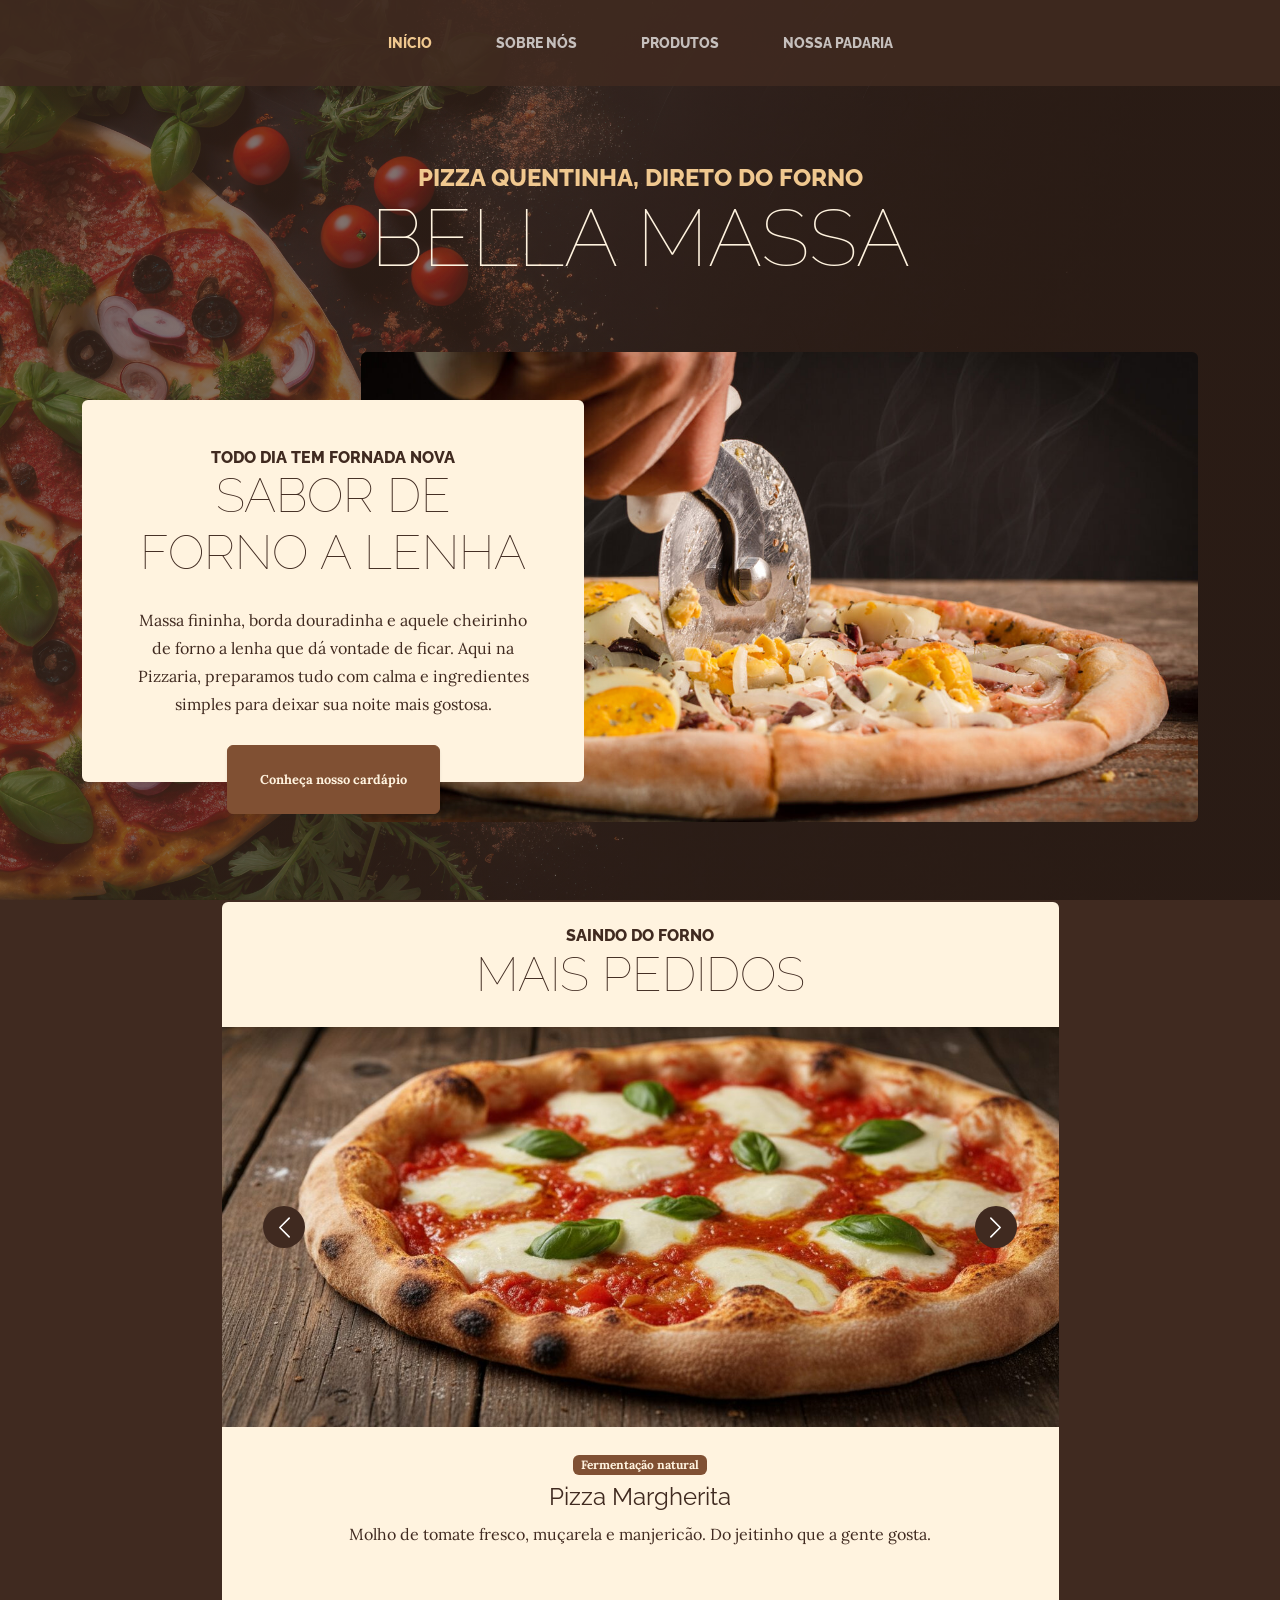
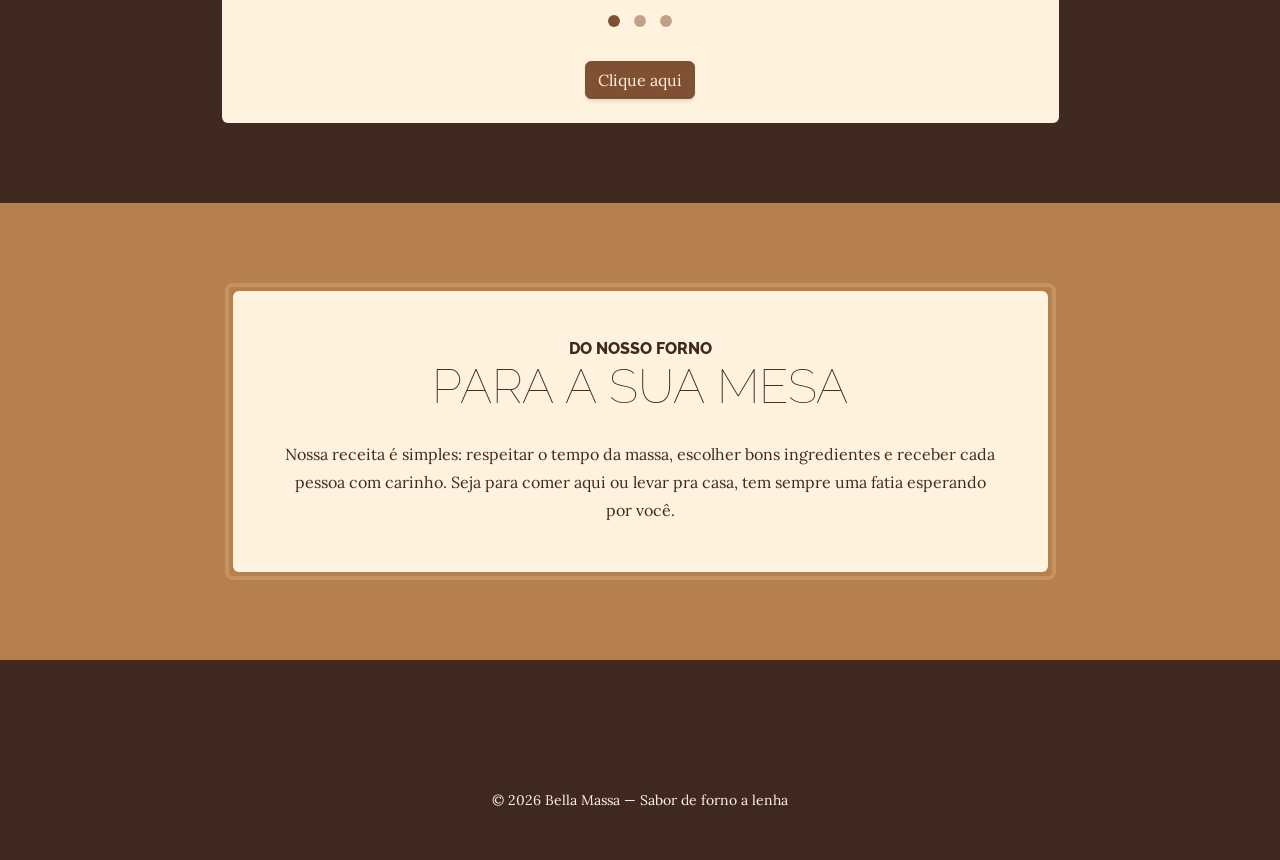
<file: index.html>
<!DOCTYPE html>
<html lang="pt-BR" role="main">
<!DOCTYPE html>
<html lang="pt-BR">

<head>
    <meta charset="UTF-8">
    <meta name="viewport" content="width=device-width, initial-scale=1.0">
    <title>Bella Massa | Pizzaria Artesanal</title>
    <meta name="description"
        content="Conheça a Bella Massa, pizzaria artesanal com pizzas, calzones e sabores preparados com ingredientes selecionados.">
    <link rel="icon" type="image/svg+xml" href="assets/favicon.svg">
    <link rel="stylesheet" href="css/fonts.css">
    <link rel="stylesheet" href="css/styles.css">
</head>

<body>

    <body>
        <a class="visually-hidden-focusable p-3 bg-faded d-inline-block" href="#conteudo">Pular para o conteúdo</a>
        <nav class="navbar navbar-expand-lg navbar-dark py-lg-4" id="mainNav">
            <div class="container">
                <a class="navbar-brand text-uppercase fw-bold d-lg-none" href="index.html">Bella Massa</a>
                <button class="navbar-toggler" type="button" data-bs-toggle="collapse"
                    data-bs-target="#navbarSupportedContent" aria-controls="navbarSupportedContent"
                    aria-expanded="false" aria-label="Abrir ou fechar menu"><span
                        class="navbar-toggler-icon"></span></button>
                <div class="collapse navbar-collapse" id="navbarSupportedContent">
                    <ul class="navbar-nav mx-auto">
                        <li class="nav-item px-lg-4 active"><a class="nav-link text-uppercase" href="index.html"
                                aria-current="page">Início</a></li>
                        <li class="nav-item px-lg-4"><a class="nav-link text-uppercase" href="about.html">Sobre nós</a>
                        </li>
                        <li class="nav-item px-lg-4"><a class="nav-link text-uppercase"
                                href="products.html">Produtos</a></li>
                        <li class="nav-item px-lg-4"><a class="nav-link text-uppercase" href="store.html">Nossa
                                padaria</a></li>
                    </ul>
                </div>
            </div>
        </nav>
        <div>
            <h1 class="site-heading text-center text-faded d-none d-lg-block">
                <span class="site-heading-upper text-primary mb-3">Pizza quentinha, direto do forno</span>
                <span class="site-heading-lower">Bella Massa</span>
            </h1>
        </div>
        <div id="conteudo">
            <div class="page-section clearfix">
                <div class="container">
                    <div class="intro">
                        <img class="intro-img img-fluid mb-2 mb-lg-0 rounded" src="assets/img/intro.jpg"
                            alt="Pizza artesanal recém-assada" />
                        <div class="intro-text left-0 text-center bg-faded p-5 rounded">
                            <h5 class="section-heading mb-4">
                                <span class="section-heading-upper">Todo dia tem fornada nova</span>
                                <span class="section-heading-lower">Sabor de forno a lenha</span>
                            </h5>
                            <p class="mb-3">Massa fininha, borda douradinha e aquele cheirinho de forno a lenha que dá
                                vontade de ficar. Aqui na Pizzaria, preparamos tudo com calma e ingredientes simples
                                para deixar sua noite mais gostosa.</p>
                            <div class="intro-button mx-auto"><a class="btn btn-primary btn-xl"
                                    href="products.html">Conheça nosso cardápio</a></div>
                        </div>
                    </div>
                </div>
            </div>
            <div class="page-section">
                <div class="container">
                    <div class="col-xl-9 mx-auto bg-faded rounded overflow-hidden">
                        <h6 class="section-heading text-center p-4 mb-0">
                            <span class="section-heading-upper">Saindo do forno</span>
                            <span class="section-heading-lower">Mais Pedidos</span>
                        </h6>
                        <div id="carrosselPadaria" class="carousel slide" data-bs-interval="false" role="region"
                            aria-roledescription="carrossel" aria-label="Produtos favoritos">
                            <div class="carousel-inner" aria-live="polite">
                                <div class="carousel-item active" role="group" aria-roledescription="slide"
                                    aria-label="1 de 3">
                                    <img src="assets/img/products-01.jpg" class="d-block w-100 foto-carrossel"
                                        alt="Pão de fermentação natural com fatias sobre uma tábua" width="1536"
                                        height="1024" loading="lazy" />
                                    <div class="legenda-carrossel text-center p-4">
                                        <span class="badge bg-primary mb-2">Fermentação natural</span>
                                        <h3 class="h4">Pizza Margherita</h3>
                                        <p class="mb-0">Molho de tomate fresco, muçarela e manjericão. Do jeitinho que a
                                            gente gosta.</p>
                                    </div>
                                </div>
                                <div class="carousel-item" role="group" aria-roledescription="slide"
                                    aria-label="2 de 3">
                                    <img src="assets/img/products-02.jpg" class="d-block w-100 foto-carrossel"
                                        alt="Croissants dourados em uma bandeja de madeira" width="1536" height="1024"
                                        loading="lazy" />
                                    <div class="legenda-carrossel text-center p-4">
                                        <span class="badge bg-primary mb-2">Feito aqui</span>
                                        <h3 class="h4">Calzone recheado</h3>
                                        <p class="mb-0">Massa dobrada e recheada, assada até ficar bem crocante por
                                            fora.</p>
                                    </div>
                                </div>
                                <div class="carousel-item" role="group" aria-roledescription="slide"
                                    aria-label="3 de 3">
                                    <img src="assets/img/products-03.jpg" class="d-block w-100 foto-carrossel"
                                        alt="Bolo caseiro de laranja com uma fatia e uma xícara de café" width="1536"
                                        height="1024" loading="lazy" />
                                    <div class="legenda-carrossel text-center p-4">
                                        <span class="badge bg-primary mb-2">Receita da casa</span>
                                        <h3 class="h4">Pizza doce de banana</h3>
                                        <p class="mb-0">Banana, canela e um toque de doce de leite. Combinação perfeita!
                                        </p>
                                    </div>
                                </div>
                            </div>
                            <button class="carousel-control-prev" type="button" data-bs-target="#carrosselPadaria"
                                data-bs-slide="prev">
                                <span class="carousel-control-prev-icon" aria-hidden="true"></span>
                                <span class="visually-hidden">Produto anterior</span>
                            </button>
                            <button class="carousel-control-next" type="button" data-bs-target="#carrosselPadaria"
                                data-bs-slide="next">
                                <span class="carousel-control-next-icon" aria-hidden="true"></span>
                                <span class="visually-hidden">Próximo produto</span>
                            </button>
                            <div class="carousel-indicators">
                                <button type="button" data-bs-target="#carrosselPadaria" data-bs-slide-to="0"
                                    class="active" aria-current="true" aria-label="Mostrar pão rústico"></button>
                                <button type="button" data-bs-target="#carrosselPadaria" data-bs-slide-to="1"
                                    aria-label="Mostrar croissant"></button>
                                <button type="button" data-bs-target="#carrosselPadaria" data-bs-slide-to="2"
                                    aria-label="Mostrar bolo de laranja"></button>
                            </div>
                        </div>
                        <div class="text-center pb-4"><a class="btn btn-primary" href="products.html">Clique aqui</a>
                        </div>
                    </div>
                </div>
            </div>
            <div class="page-section cta">
                <div class="container">
                    <div class="row">
                        <div class="col-xl-9 mx-auto">
                            <div class="cta-inner bg-faded text-center rounded">
                                <h2 class="section-heading mb-4">
                                    <span class="section-heading-upper">Do nosso forno</span>
                                    <span class="section-heading-lower">Para a sua mesa</span>
                                </h2>
                                <p class="mb-0">Nossa receita é simples: respeitar o tempo da massa, escolher bons
                                    ingredientes e receber cada pessoa com carinho. Seja para comer aqui ou levar pra
                                    casa, tem sempre uma fatia esperando por você.</p>
                            </div>
                        </div>
                    </div>
                </div>
            </div>
        </div>
        <footer class="footer text-faded text-center py-5">
            <div class="container">
                <p class="m-0 small">&copy; 2026 Bella Massa — Sabor de forno a lenha</p>
            </div>
        </footer>
        <script src="js/bootstrap.bundle.min.js"></script>
        <script src="js/scripts.js"></script>
    </body>

</html>
</file>
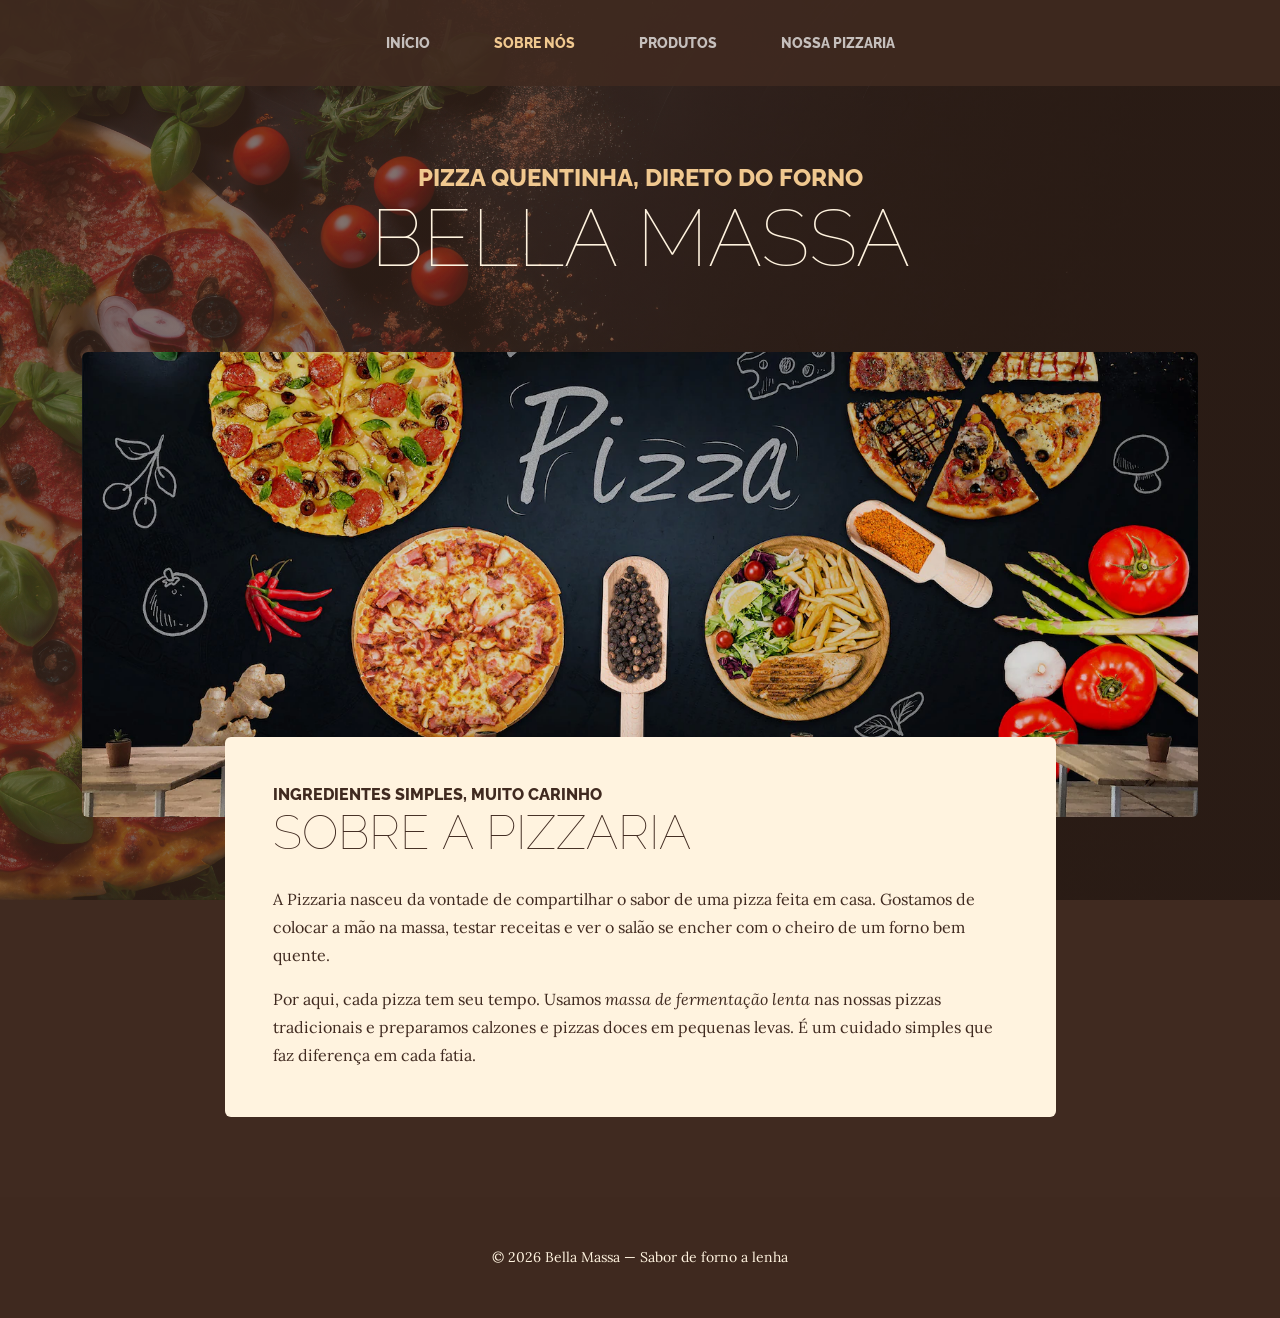
<file: about.html>
<!DOCTYPE html>
<html lang="pt-BR">
    <head>
        <meta charset="utf-8" />
        <meta name="viewport" content="width=device-width, initial-scale=1" />
        <meta name="description" content="Conheça a Bella Massa e nosso cuidado com pizzas artesanais, massa de fermentação lenta e receitas preparadas em pequenas levas." />
        <title>Sobre nós | Bella Massa Pizzaria</title>
        <link rel="icon" type="image/svg+xml" href="assets/favicon.svg" />
        <link href="css/fonts.css" rel="stylesheet" />
        <link href="css/styles.css" rel="stylesheet" />
    </head>
    <body>
        <a class="visually-hidden-focusable p-3 bg-faded d-inline-block" href="#conteudo">Pular para o conteúdo</a>
        <nav id="mainNav" class="navbar navbar-expand-lg navbar-dark py-lg-4">
            <div class="container">
                <a class="navbar-brand text-uppercase fw-bold d-lg-none" href="index.html">Bella Massa</a>
                <button class="navbar-toggler" type="button" data-bs-toggle="collapse" data-bs-target="#navbarSupportedContent" aria-controls="navbarSupportedContent" aria-expanded="false" aria-label="Abrir ou fechar menu"><span class="navbar-toggler-icon"></span></button>
                <div class="collapse navbar-collapse" id="navbarSupportedContent">
                    <ul class="navbar-nav mx-auto">
                        <li class="nav-item px-lg-4"><a class="nav-link text-uppercase" href="index.html">Início</a></li>
                        <li class="nav-item px-lg-4 active"><a class="nav-link text-uppercase" href="about.html" aria-current="page">Sobre nós</a></li>
                        <li class="nav-item px-lg-4"><a class="nav-link text-uppercase" href="products.html">Produtos</a></li>
                        <li class="nav-item px-lg-4"><a class="nav-link text-uppercase" href="store.html">Nossa pizzaria</a></li>
                    </ul>
                </div>
            </div>
        </nav>
        <div>
            <h1 class="site-heading text-center text-faded d-none d-lg-block">
                <span class="site-heading-upper text-primary mb-3">Pizza quentinha, direto do forno</span>
                <span class="site-heading-lower">Bella Massa</span>
            </h1>
        </div>
        <div id="conteudo">
        <div class="page-section about-heading">
            <div class="container">
                <img class="img-fluid rounded about-heading-img mb-3 mb-lg-0" src="assets/img/about.webp" alt="Ambiente da pizzaria Bella Massa" />
                <div class="about-heading-content">
                    <div class="row">
                        <div class="col-xl-9 col-lg-10 mx-auto">
                            <div class="bg-faded rounded p-5">
                                <h2 class="section-heading mb-4">
                                    <span class="section-heading-upper">Ingredientes simples, muito carinho</span>
                                    <span class="section-heading-lower">Sobre a Pizzaria</span>
                                </h2>
                                <p>A Pizzaria nasceu da vontade de compartilhar o sabor de uma pizza feita em casa. Gostamos de colocar a mão na massa, testar receitas e ver o salão se encher com o cheiro de um forno bem quente.</p>
                                <p class="mb-0">
                                    Por aqui, cada pizza tem seu tempo. Usamos <em>massa de fermentação lenta</em> nas nossas pizzas tradicionais e preparamos calzones e pizzas doces em pequenas levas. É um cuidado simples que faz diferença em cada fatia.
                                </p>
                            </div>
                        </div>
                    </div>
                </div>
            </div>
        </div>
        </div>
        <footer class="footer text-faded text-center py-5">
            <div class="container"><p class="m-0 small">&copy; 2026 Bella Massa — Sabor de forno a lenha</p></div>
        </footer>
        <script src="js/bootstrap.bundle.min.js"></script>
        <script src="js/scripts.js"></script>
    </body>
</html>
</file>
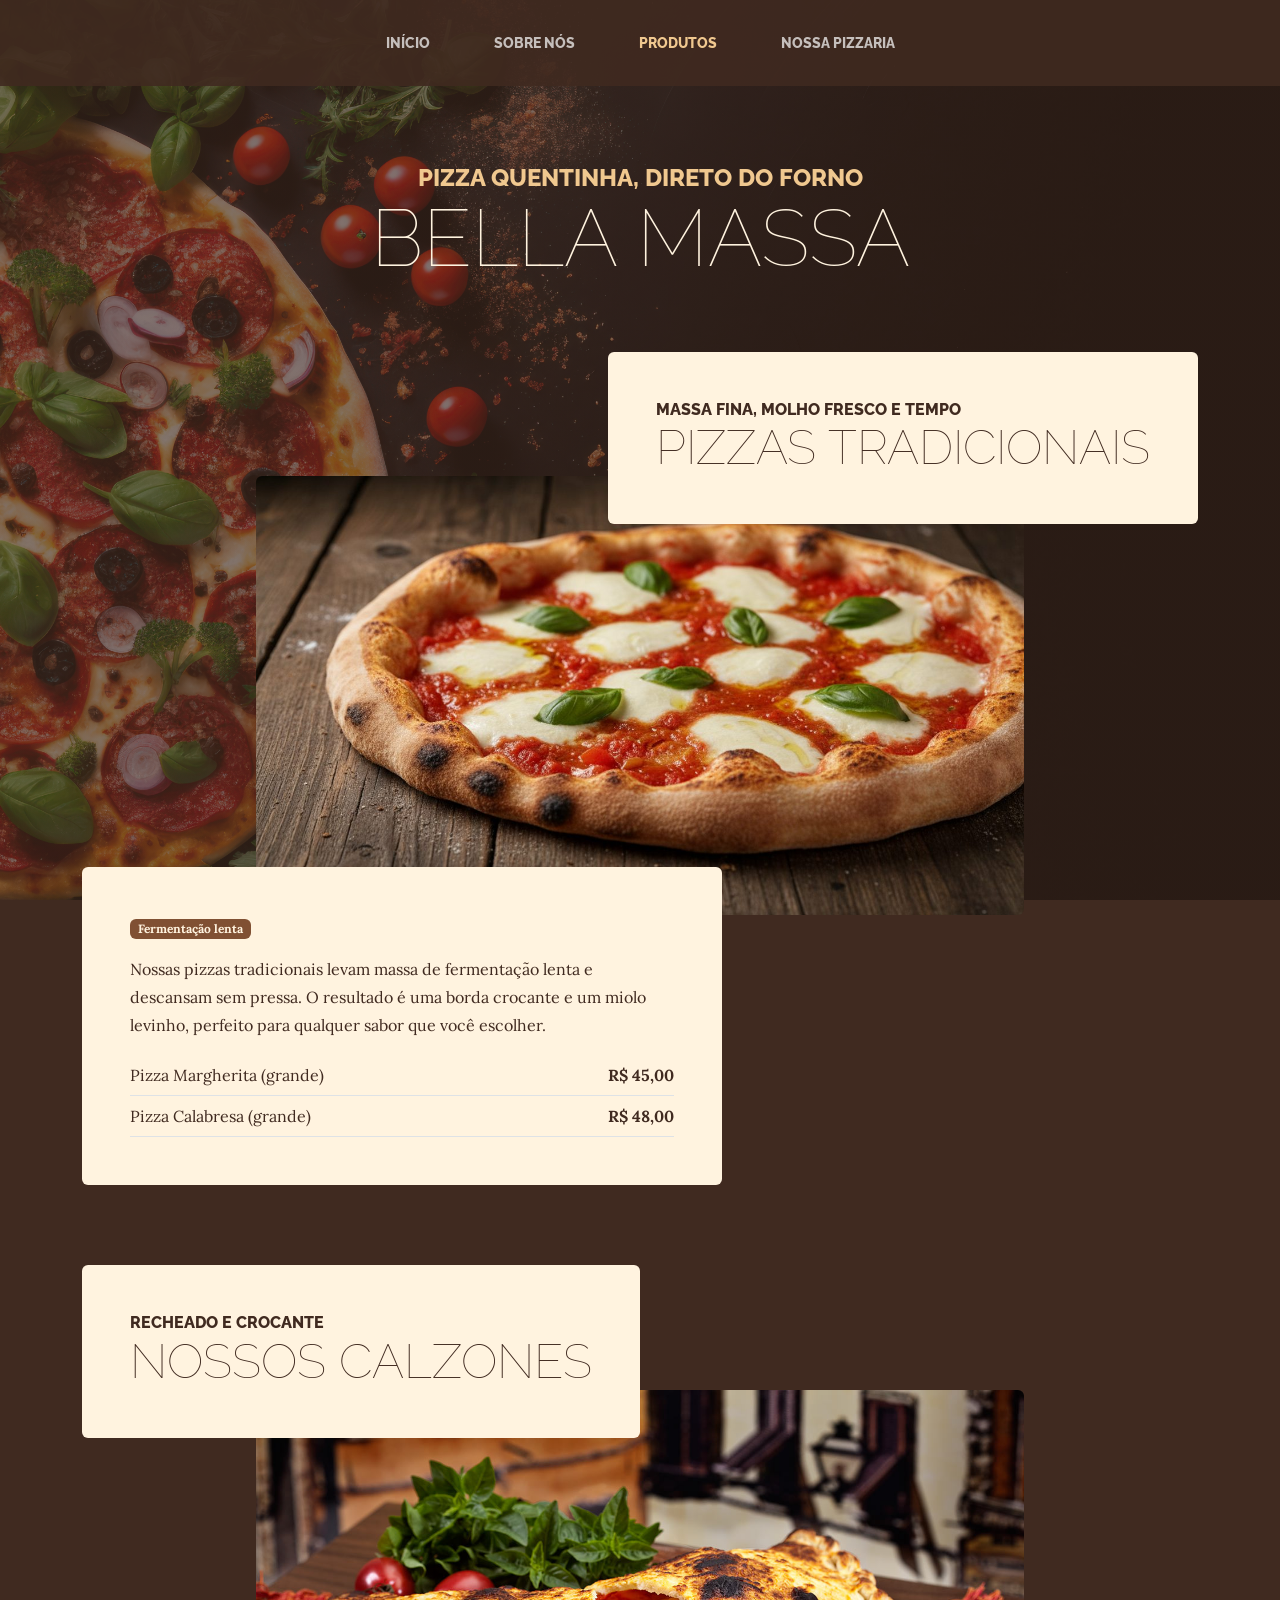
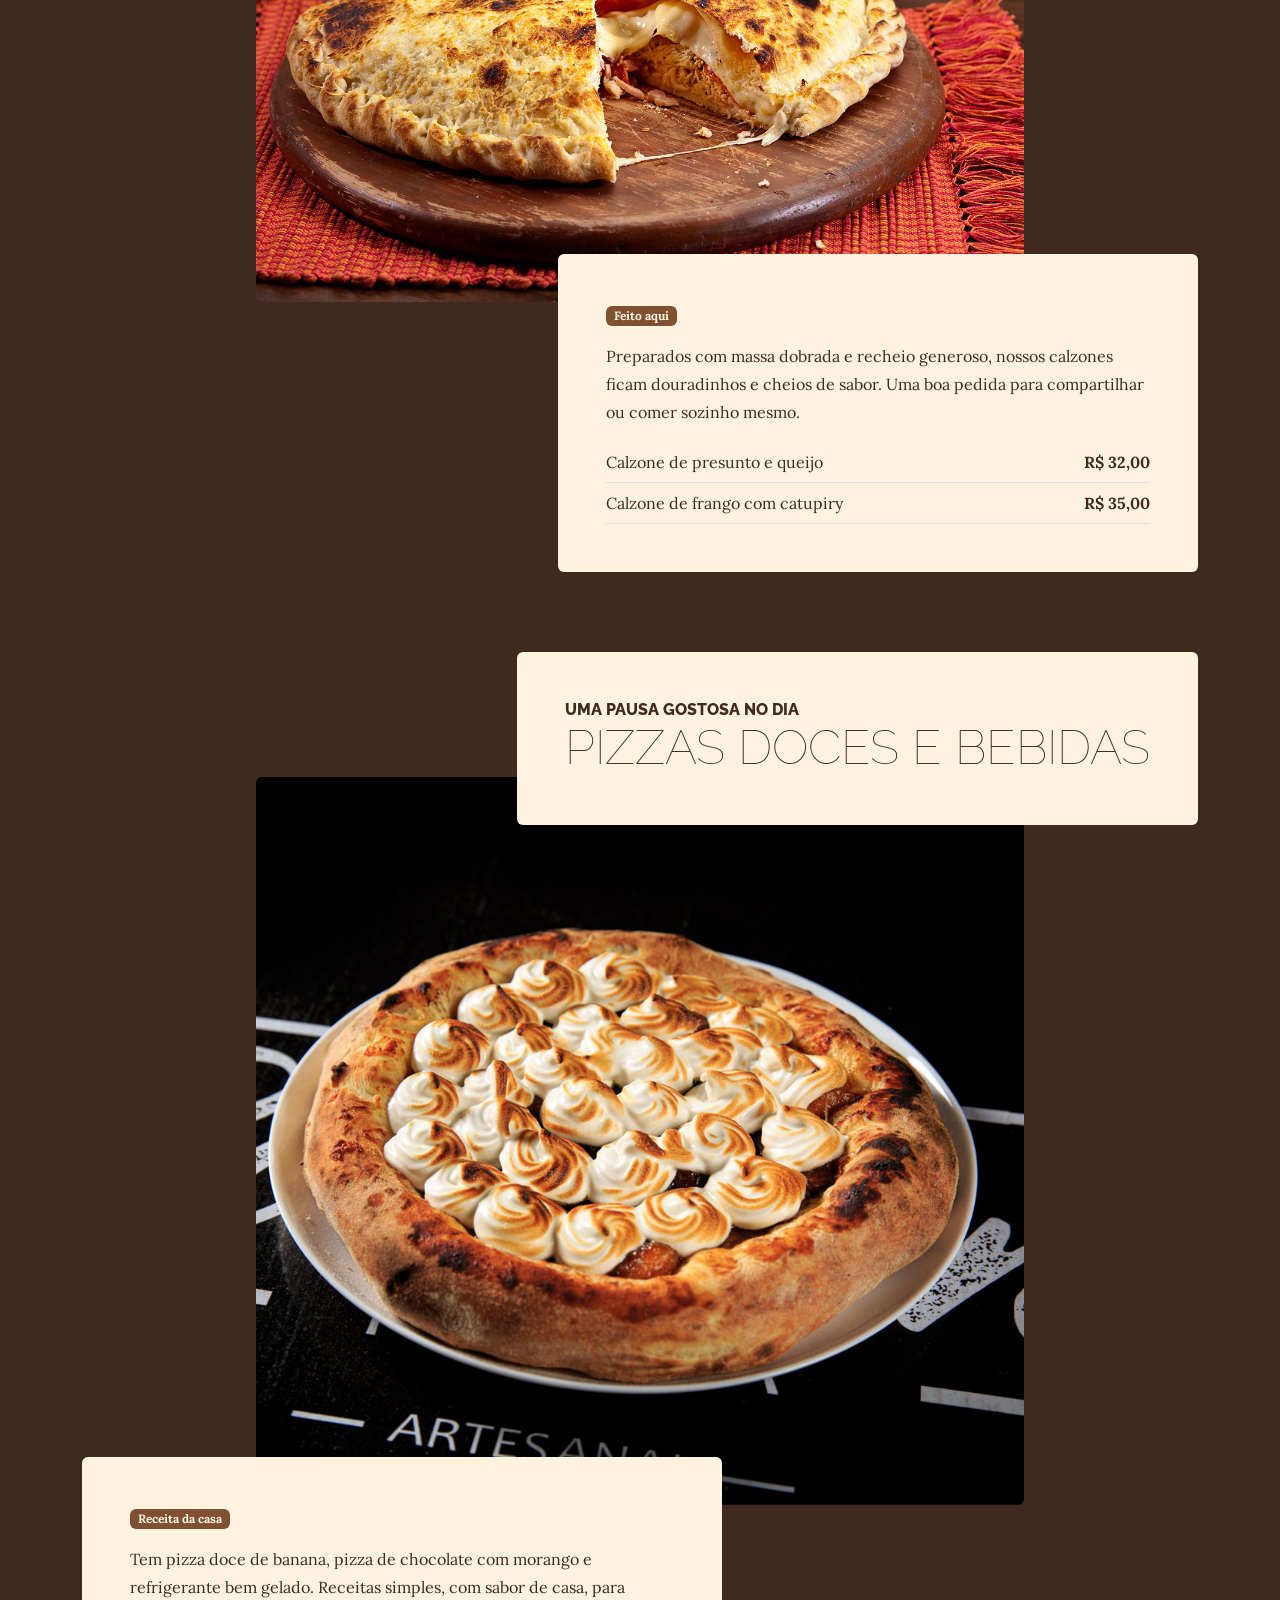
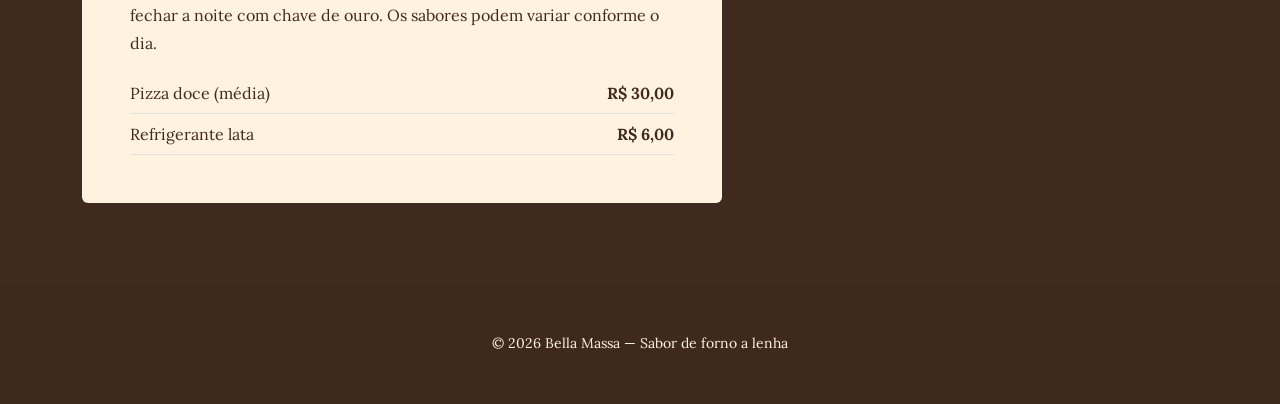
<file: products.html>
<!DOCTYPE html>
<html lang="pt-BR">
    <head>
        <meta charset="utf-8" />
        <meta name="viewport" content="width=device-width, initial-scale=1" />
        <meta name="description" content="Conheça o cardápio da Bella Massa com pizzas tradicionais, calzones, pizzas doces e bebidas." />
        <title>Cardápio | Bella Massa Pizzaria</title>
        <link rel="icon" type="image/svg+xml" href="assets/favicon.svg" />
        <link href="css/fonts.css" rel="stylesheet" />
        <link href="css/styles.css" rel="stylesheet" />
    </head>
    <body>
        <a class="visually-hidden-focusable p-3 bg-faded d-inline-block" href="#conteudo">Pular para o conteúdo</a>
        <nav id="mainNav" class="navbar navbar-expand-lg navbar-dark py-lg-4">
            <div class="container">
                <a class="navbar-brand text-uppercase fw-bold d-lg-none" href="index.html">Bella Massa</a>
                <button class="navbar-toggler" type="button" data-bs-toggle="collapse" data-bs-target="#navbarSupportedContent" aria-controls="navbarSupportedContent" aria-expanded="false" aria-label="Abrir ou fechar menu"><span class="navbar-toggler-icon"></span></button>
                <div class="collapse navbar-collapse" id="navbarSupportedContent">
                    <ul class="navbar-nav mx-auto">
                        <li class="nav-item px-lg-4"><a class="nav-link text-uppercase" href="index.html">Início</a></li>
                        <li class="nav-item px-lg-4"><a class="nav-link text-uppercase" href="about.html">Sobre nós</a></li>
                        <li class="nav-item px-lg-4 active"><a class="nav-link text-uppercase" href="products.html" aria-current="page">Produtos</a></li>
                        <li class="nav-item px-lg-4"><a class="nav-link text-uppercase" href="store.html">Nossa pizzaria</a></li>
                    </ul>
                </div>
            </div>
        </nav>
        <div>
            <h1 class="site-heading text-center text-faded d-none d-lg-block">
                <span class="site-heading-upper text-primary mb-3">Pizza quentinha, direto do forno</span>
                <span class="site-heading-lower">Bella Massa</span>
            </h1>
        </div>
        <div id="conteudo">
        <div class="page-section">
            <div class="container">
                <div class="product-item">
                    <div class="product-item-title d-flex">
                        <div class="bg-faded p-5 d-flex ms-auto rounded">
                            <h5 class="section-heading mb-0">
                                <span class="section-heading-upper">Massa fina, molho fresco e tempo</span>
                                <span class="section-heading-lower">Pizzas tradicionais</span>
                            </h5>
                        </div>
                    </div>
                    <img class="product-item-img mx-auto d-flex rounded img-fluid mb-3 mb-lg-0" src="assets/img/products-01.jpg" alt="Pizza tradicional artesanal" />
                    <div class="product-item-description d-flex me-auto">
                        <div class="bg-faded p-5 rounded">
                            <span class="badge bg-primary mb-3">Fermentação lenta</span>
                            <p class="mb-3">Nossas pizzas tradicionais levam massa de fermentação lenta e descansam sem pressa. O resultado é uma borda crocante e um miolo levinho, perfeito para qualquer sabor que você escolher.</p>
                            <ul class="list-unstyled mb-0">
                                <li class="d-flex justify-content-between gap-3 py-2 border-bottom"><span>Pizza Margherita (grande)</span><strong class="text-nowrap">R$ 45,00</strong></li>
                                <li class="d-flex justify-content-between gap-3 py-2 border-bottom"><span>Pizza Calabresa (grande)</span><strong class="text-nowrap">R$ 48,00</strong></li>
                            </ul>
                        </div>
                    </div>
                </div>
            </div>
        </div>
        <div class="page-section">
            <div class="container">
                <div class="product-item">
                    <div class="product-item-title d-flex">
                        <div class="bg-faded p-5 d-flex me-auto rounded">
                            <h5 class="section-heading mb-0">
                                <span class="section-heading-upper">Recheado e crocante</span>
                                <span class="section-heading-lower">Nossos calzones</span>
                            </h5>
                        </div>
                    </div>
                    <img class="product-item-img mx-auto d-flex rounded img-fluid mb-3 mb-lg-0" src="assets/img/products-02.jpg" alt="Calzone artesanal recheado" />
                    <div class="product-item-description d-flex ms-auto">
                        <div class="bg-faded p-5 rounded">
                            <span class="badge bg-primary mb-3">Feito aqui</span>
                            <p class="mb-3">Preparados com massa dobrada e recheio generoso, nossos calzones ficam douradinhos e cheios de sabor. Uma boa pedida para compartilhar ou comer sozinho mesmo.</p>
                            <ul class="list-unstyled mb-0">
                                <li class="d-flex justify-content-between gap-3 py-2 border-bottom"><span>Calzone de presunto e queijo</span><strong class="text-nowrap">R$ 32,00</strong></li>
                                <li class="d-flex justify-content-between gap-3 py-2 border-bottom"><span>Calzone de frango com catupiry</span><strong class="text-nowrap">R$ 35,00</strong></li>
                            </ul>
                        </div>
                    </div>
                </div>
            </div>
        </div>
        <div class="page-section">
            <div class="container">
                <div class="product-item">
                    <div class="product-item-title d-flex">
                        <div class="bg-faded p-5 d-flex ms-auto rounded">
                            <h2 class="section-heading mb-0">
                                <span class="section-heading-upper">Uma pausa gostosa no dia</span>
                                <span class="section-heading-lower">Pizzas doces e bebidas</span>
                            </h2>
                        </div>
                    </div>
                    <img class="product-item-img mx-auto d-flex rounded img-fluid mb-3 mb-lg-0" src="assets/img/products-03.jpg" alt="Pizza doce artesanal" />
                    <div class="product-item-description d-flex me-auto">
                        <div class="bg-faded p-5 rounded">
                            <span class="badge bg-primary mb-3">Receita da casa</span>
                            <p class="mb-3">Tem pizza doce de banana, pizza de chocolate com morango e refrigerante bem gelado. Receitas simples, com sabor de casa, para fechar a noite com chave de ouro. Os sabores podem variar conforme o dia.</p>
                            <ul class="list-unstyled mb-0">
                                <li class="d-flex justify-content-between gap-3 py-2 border-bottom"><span>Pizza doce (média)</span><strong class="text-nowrap">R$ 30,00</strong></li>
                                <li class="d-flex justify-content-between gap-3 py-2 border-bottom"><span>Refrigerante lata</span><strong class="text-nowrap">R$ 6,00</strong></li>
                            </ul>
                        </div>
                    </div>
                </div>
            </div>
        </div>
        </div>
        <footer class="footer text-faded text-center py-5">
            <div class="container"><p class="m-0 small">&copy; 2026 Bella Massa — Sabor de forno a lenha</p></div>
        </footer>
        <script src="js/bootstrap.bundle.min.js"></script>
        <script src="js/scripts.js"></script>
    </body>
</html>
</file>
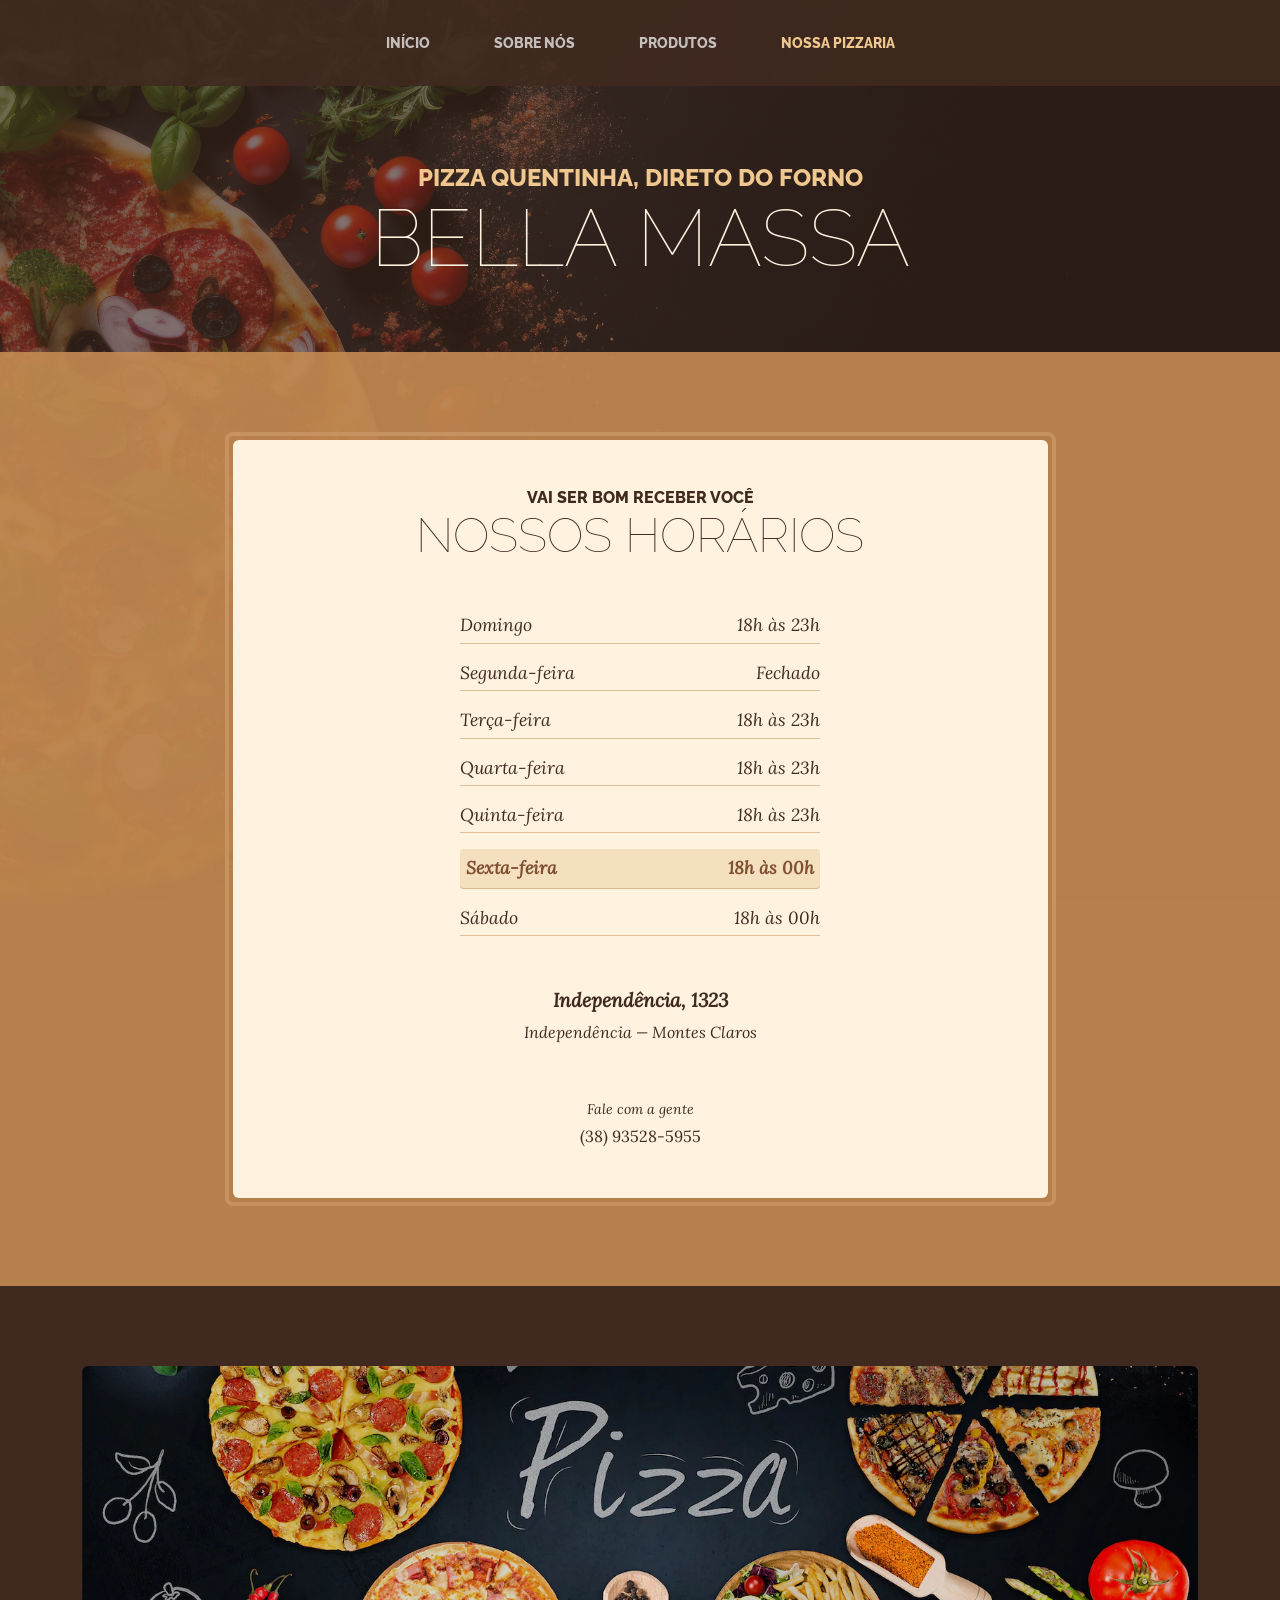
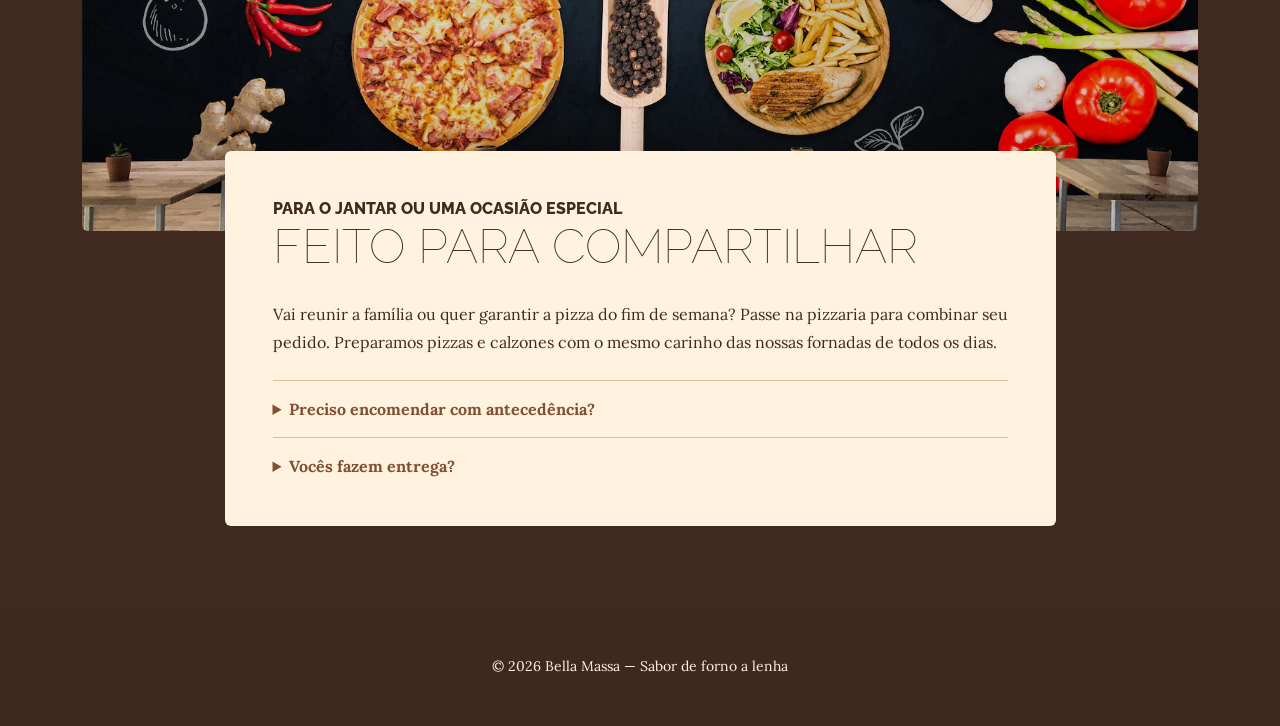
<file: store.html>
<!DOCTYPE html>
<html lang="pt-BR">
    <head>
        <meta charset="utf-8" />
        <meta name="viewport" content="width=device-width, initial-scale=1" />
        <meta name="description" content="Confira os horários, endereço e informações para pedidos da Bella Massa em Montes Claros." />
        <title>Nossa Pizzaria | Bella Massa</title>
        <link rel="icon" type="image/svg+xml" href="assets/favicon.svg" />
        <link href="css/fonts.css" rel="stylesheet" />
        <link href="css/styles.css" rel="stylesheet" />
    </head>
    <body>
        <a class="visually-hidden-focusable p-3 bg-faded d-inline-block" href="#conteudo">Pular para o conteúdo</a>
        <nav id="mainNav" class="navbar navbar-expand-lg navbar-dark py-lg-4">
            <div class="container">
                <a class="navbar-brand text-uppercase fw-bold d-lg-none" href="index.html">Bella Massa</a>
                <button class="navbar-toggler" type="button" data-bs-toggle="collapse" data-bs-target="#navbarSupportedContent" aria-controls="navbarSupportedContent" aria-expanded="false" aria-label="Abrir ou fechar menu"><span class="navbar-toggler-icon"></span></button>
                <div class="collapse navbar-collapse" id="navbarSupportedContent">
                    <ul class="navbar-nav mx-auto">
                        <li class="nav-item px-lg-4"><a class="nav-link text-uppercase" href="index.html">Início</a></li>
                        <li class="nav-item px-lg-4"><a class="nav-link text-uppercase" href="about.html">Sobre nós</a></li>
                        <li class="nav-item px-lg-4"><a class="nav-link text-uppercase" href="products.html">Produtos</a></li>
                        <li class="nav-item px-lg-4 active"><a class="nav-link text-uppercase" href="store.html" aria-current="page">Nossa pizzaria</a></li>
                    </ul>
                </div>
            </div>
        </nav>
        <div>
            <h1 class="site-heading text-center text-faded d-none d-lg-block">
                <span class="site-heading-upper text-primary mb-3">Pizza quentinha, direto do forno</span>
                <span class="site-heading-lower">Bella Massa</span>
            </h1>
        </div>
        <div id="conteudo">
        <div class="page-section cta">
            <div class="container">
                <div class="row">
                    <div class="col-xl-9 mx-auto">
                        <div class="cta-inner bg-faded text-center rounded">
                            <h5 class="section-heading mb-5">
                                <span class="section-heading-upper">Vai ser bom receber você</span>
                                <span class="section-heading-lower">Nossos horários</span>
                            </h5>
                            <ul class="list-unstyled list-hours mb-5 text-start mx-auto">
                                <li class="list-unstyled-item list-hours-item d-flex">
                                    Domingo
                                    <span class="ms-auto">18h às 23h</span>
                                </li>
                                <li class="list-unstyled-item list-hours-item d-flex">
                                    Segunda-feira
                                    <span class="ms-auto">Fechado</span>
                                </li>
                                <li class="list-unstyled-item list-hours-item d-flex">
                                    Terça-feira
                                    <span class="ms-auto">18h às 23h</span>
                                </li>
                                <li class="list-unstyled-item list-hours-item d-flex">
                                    Quarta-feira
                                    <span class="ms-auto">18h às 23h</span>
                                </li>
                                <li class="list-unstyled-item list-hours-item d-flex">
                                    Quinta-feira
                                    <span class="ms-auto">18h às 23h</span>
                                </li>
                                <li class="list-unstyled-item list-hours-item d-flex">
                                    Sexta-feira
                                    <span class="ms-auto">18h às 00h</span>
                                </li>
                                <li class="list-unstyled-item list-hours-item d-flex">
                                    Sábado
                                    <span class="ms-auto">18h às 00h</span>
                                </li>
                            </ul>
                            <p class="address mb-5">
                                <em>
                                    <strong>Independência, 1323</strong>
                                    <br />
                                    Independência — Montes Claros
                                </em>
                            </p>
                            <p class="mb-0">
                                <small><em>Fale com a gente</em></small>
                                <br />
                                (38) 93528-5955
                            </p>
                        </div>
                    </div>
                </div>
            </div>
        </div>
        <div class="page-section about-heading">
            <div class="container">
                <img class="img-fluid rounded about-heading-img mb-3 mb-lg-0" src="assets/img/about.webp" alt="Ambiente da pizzaria Bella Massa" />
                <div class="about-heading-content">
                    <div class="row">
                        <div class="col-xl-9 col-lg-10 mx-auto">
                            <div class="bg-faded rounded p-5">
                                <h2 class="section-heading mb-4">
                                    <span class="section-heading-upper">Para o jantar ou uma ocasião especial</span>
                                    <span class="section-heading-lower">Feito para compartilhar</span>
                                </h2>
                                <p>Vai reunir a família ou quer garantir a pizza do fim de semana? Passe na pizzaria para combinar seu pedido. Preparamos pizzas e calzones com o mesmo carinho das nossas fornadas de todos os dias.</p>
                                <details class="pergunta mt-4">
                                    <summary>Preciso encomendar com antecedência?</summary>
                                    <p class="mt-3 mb-0">Sim! Pedimos pelo menos 2 horas para preparar tudo com calma. Para quantidades maiores, combine o prazo com a gente pelo telefone.</p>
                                </details>
                                <details class="pergunta mt-3">
                                    <summary>Vocês fazem entrega?</summary>
                                    <p class="mt-3 mb-0">Fazemos, sim! Entregamos na região central de Montes Claros. Consulte a taxa de entrega ao fazer seu pedido.</p>
                                </details>
                            </div>
                        </div>
                    </div>
                </div>
            </div>
        </div>
        </div>
        <footer class="footer text-faded text-center py-5">
            <div class="container"><p class="m-0 small">&copy; 2026 Bella Massa — Sabor de forno a lenha</p></div>
        </footer>
        <script src="js/bootstrap.bundle.min.js"></script>
        <script src="js/scripts.js"></script>
    </body>
</html>
</file>
<file: css/fonts.css>
@font-face {
  font-family: 'Lora';
  font-style: italic;
  font-weight: 400;
  font-display: swap;
  src: url(../assets/fonts/fonte-01.woff2) format('woff2');
  unicode-range: U+0000-00FF, U+0131, U+0152-0153, U+02BB-02BC, U+02C6, U+02DA, U+02DC, U+0304, U+0308, U+0329, U+2000-206F, U+20AC, U+2122, U+2191, U+2193, U+2212, U+2215, U+FEFF, U+FFFD;
}

@font-face {
  font-family: 'Lora';
  font-style: normal;
  font-weight: 400;
  font-display: swap;
  src: url(../assets/fonts/fonte-02.woff2) format('woff2');
  unicode-range: U+0000-00FF, U+0131, U+0152-0153, U+02BB-02BC, U+02C6, U+02DA, U+02DC, U+0304, U+0308, U+0329, U+2000-206F, U+20AC, U+2122, U+2191, U+2193, U+2212, U+2215, U+FEFF, U+FFFD;
}

@font-face {
  font-family: 'Lora';
  font-style: normal;
  font-weight: 700;
  font-display: swap;
  src: url(../assets/fonts/fonte-02.woff2) format('woff2');
  unicode-range: U+0000-00FF, U+0131, U+0152-0153, U+02BB-02BC, U+02C6, U+02DA, U+02DC, U+0304, U+0308, U+0329, U+2000-206F, U+20AC, U+2122, U+2191, U+2193, U+2212, U+2215, U+FEFF, U+FFFD;
}

@font-face {
  font-family: 'Raleway';
  font-style: normal;
  font-weight: 100;
  font-display: swap;
  src: url(../assets/fonts/fonte-03.woff2) format('woff2');
  unicode-range: U+0000-00FF, U+0131, U+0152-0153, U+02BB-02BC, U+02C6, U+02DA, U+02DC, U+0304, U+0308, U+0329, U+2000-206F, U+20AC, U+2122, U+2191, U+2193, U+2212, U+2215, U+FEFF, U+FFFD;
}

@font-face {
  font-family: 'Raleway';
  font-style: normal;
  font-weight: 400;
  font-display: swap;
  src: url(../assets/fonts/fonte-03.woff2) format('woff2');
  unicode-range: U+0000-00FF, U+0131, U+0152-0153, U+02BB-02BC, U+02C6, U+02DA, U+02DC, U+0304, U+0308, U+0329, U+2000-206F, U+20AC, U+2122, U+2191, U+2193, U+2212, U+2215, U+FEFF, U+FFFD;
}

@font-face {
  font-family: 'Raleway';
  font-style: normal;
  font-weight: 700;
  font-display: swap;
  src: url(../assets/fonts/fonte-03.woff2) format('woff2');
  unicode-range: U+0000-00FF, U+0131, U+0152-0153, U+02BB-02BC, U+02C6, U+02DA, U+02DC, U+0304, U+0308, U+0329, U+2000-206F, U+20AC, U+2122, U+2191, U+2193, U+2212, U+2215, U+FEFF, U+FFFD;
}

@font-face {
  font-family: 'Raleway';
  font-style: normal;
  font-weight: 800;
  font-display: swap;
  src: url(../assets/fonts/fonte-03.woff2) format('woff2');
  unicode-range: U+0000-00FF, U+0131, U+0152-0153, U+02BB-02BC, U+02C6, U+02DA, U+02DC, U+0304, U+0308, U+0329, U+2000-206F, U+20AC, U+2122, U+2191, U+2193, U+2212, U+2215, U+FEFF, U+FFFD;
}
</file>
